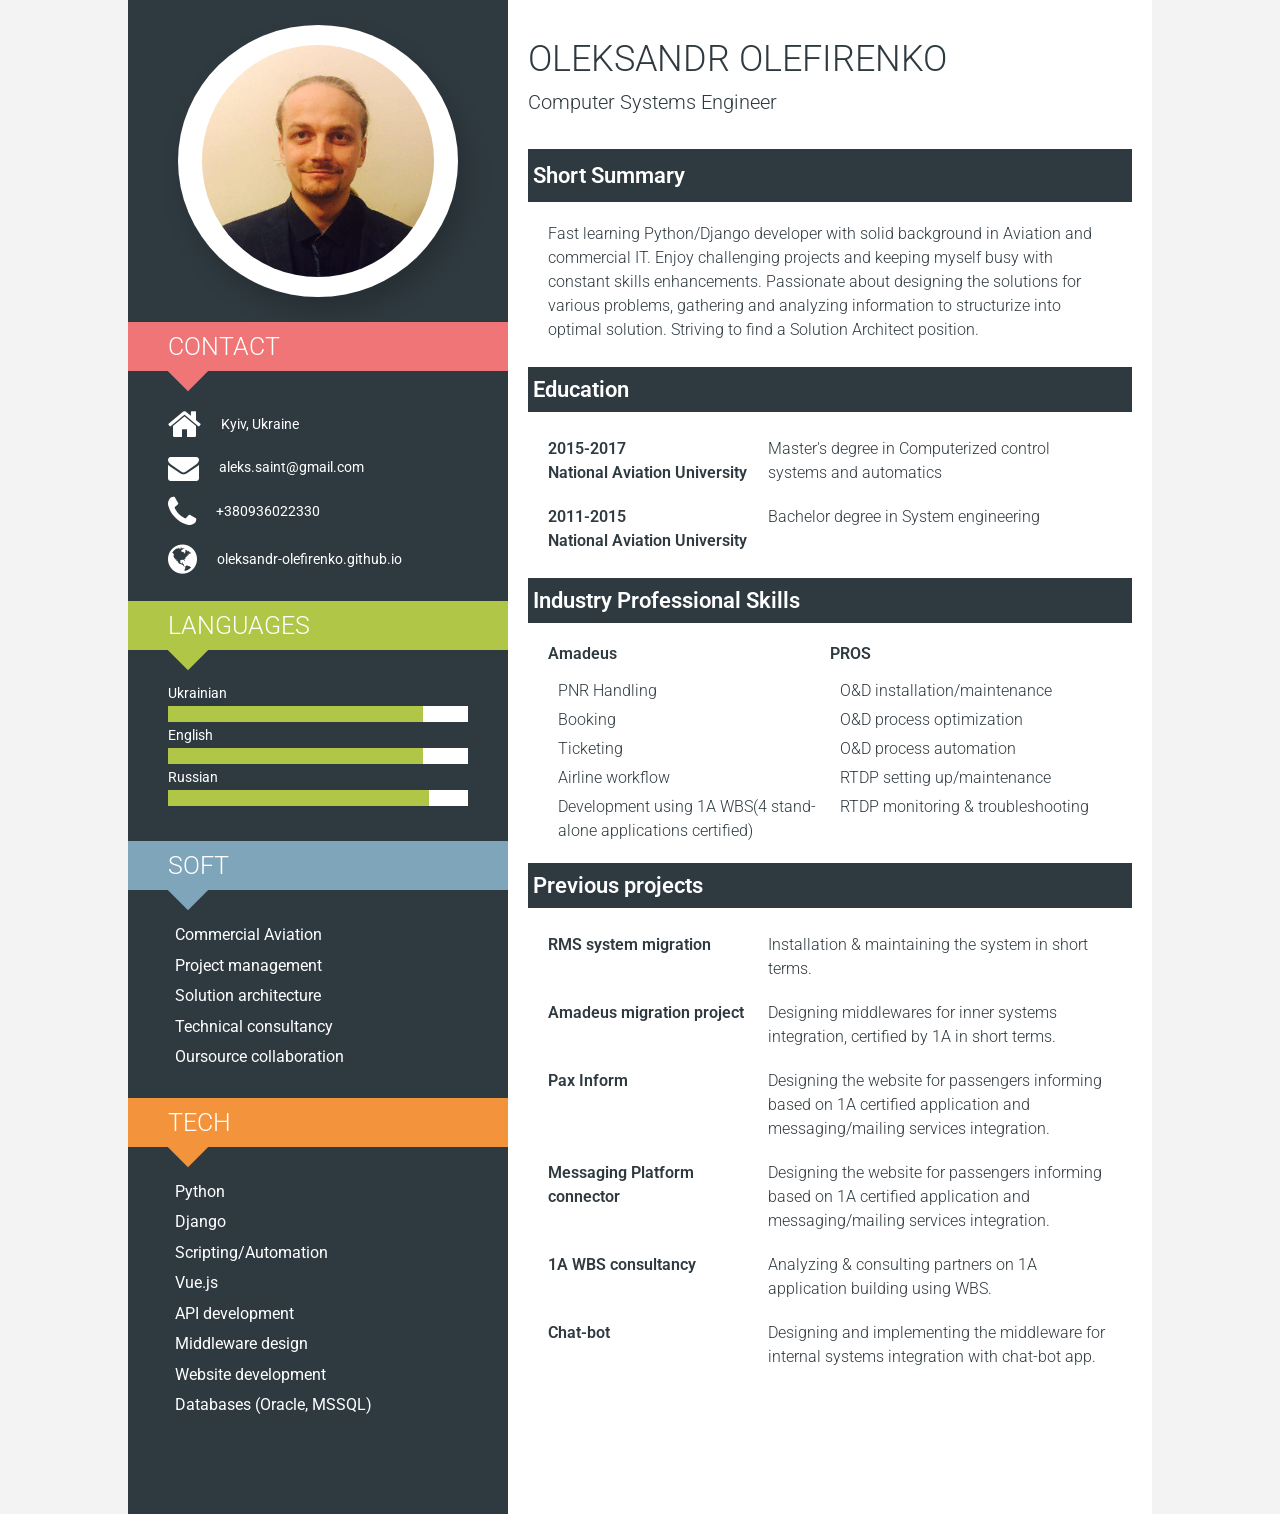
<file: index.html>
<!DOCTYPE html>
<html>

<head>
    <title>Oleksandr Olefirenko</title>
    <link type="text/css" rel="stylesheet" href="style/main.css">
    <link href="https://fonts.googleapis.com/css?family=Roboto:300,300i,400,400i,500,500i,700,700i,900,900i&amp;subset=cyrillic,cyrillic-ext" rel="stylesheet">
    <link rel="stylesheet" href="https://cdnjs.cloudflare.com/ajax/libs/font-awesome/4.7.0/css/font-awesome.min.css">
</head>

<body>
    <div class="wrapper">
        <div class="bl-left">
        <div class="ava">
            <img src="img/sample.jpg" class="img-ava">
        </div>
        <div class="scil-bl">
            <h2 class="title-bl-right red-bg">Contact</h2>
            <ul class="ul-scils">
                <li class="scils-1">
                    <a href="https://www.google.com.ua/maps/place/%D0%9A%D0%B8%D0%B5%D0%B2,+02000/@50.4131583,30.3689765,10.7z/data=!4m5!3m4!1s0x40d4cf4ee15a4505:0x764931d2170146fe!8m2!3d50.4501!4d30.5234" class="a-none" target="_blanck">
                        <i class="fa fa-home white" aria-hidden="true"></i>
                        <p class="text-scils">Kyiv, Ukraine</p>
                    </a>
                </li>
                <li class="scils-2">
                    <a href="mailto:aleks.saint@gmail.com" class="a-none">
                        <i class="fa fa-envelope" aria-hidden="true"></i>
                        <p class="text-scils">aleks.saint@gmail.com</p>
                    </a>
                </li>
                <li class="scils-3">
                    <a href="skype:+380936022330?call" class="a-none phone">
                        <i class="fa fa-phone" aria-hidden="true"></i>
                        <p class="text-scils">+380936022330</p>
                    </a>
                </li>
                <li class="scils-4">
                    <a href="https://oleksandr-olefirenko.github.io" class="a-none">
                        <i class="fa fa-globe" aria-hidden="true"></i>
                        <p class="text-scils">oleksandr-olefirenko.github.io</p>
                    </a>
                </li>
            </ul>
        </div>
        <div class="scil-bl">
            <h2 class="title-bl-right green-bg">Languages</h2>
            <ul class="charts">
                <li class="chart">
                    <div class="scills-1">
                       <p class="scills-name">Ukrainian</p>
                        <div class="scills-bg">
                            <div class="scills-line width-95 green-bg">
                            </div>
                        </div>
                    </div>
                </li>
                <li class="chart">
                    <div class="scills-1">
                       <p class="scills-name">English</p>
                        <div class="scills-bg">
                            <div class="scills-line width-85 green-bg">
                            </div>
                        </div>
                    </div>
                </li>
                <li class="chart">
                    <div class="scills-1">
                       <p class="scills-name">Russian</p>
                        <div class="scills-bg">
                            <div class="scills-line width-87 green-bg">
                            </div>
                        </div>
                    </div>
                </li>
            </ul>
        </div>
        <div class="scil-bl">
            <h2 class="title-bl-right blue-bg">soft</h2>
            <div class="skills-list">
                <ul class="list">
                    <li class="list-item">
                        <p class="item-text">Commercial Aviation</p>
                    </li>
                    <li class="list-item">
                        <p class="item-text">Project management</p>
                    </li>
                    <li class="list-item">
                        <p class="item-text">Solution architecture</p>
                    </li>
                    <li class="list-item">
                        <p class="item-text">Technical consultancy</p>
                    </li>
                    <li class="list-item">
                        <p class="item-text">Oursource collaboration</p>
                    </li>
                </ul>
            </div>
        </div>
        <div class="scil-bl">
            <h2 class="title-bl-right orange-bg">Tech</h2>
           <div class="skills-list">
                <ul class="list">
                    <li class="list-item">
                        <p class="item-text">Python</p>
                    </li>
                    <li class="list-item">
                        <p class="item-text">Django</p>
                    </li>
                    <li class="list-item">
                        <p class="item-text">Scripting/Automation</p>
                    </li>
                    <li class="list-item">
                        <p class="item-text">Vue.js</p>
                    </li>
                    <li class="list-item">
                        <p class="item-text">API development</p>
                    </li>
                    <li class="list-item">
                        <p class="item-text">Middleware design</p>
                    </li>
                    <li class="list-item">
                        <p class="item-text">Website development</p>
                    </li>
                    <li class="list-item">
                        <p class="item-text">Databases (Oracle, MSSQL)</p>
                    </li>
                </ul>
            </div>
        </div>
        </div>
        <div class="bl-right">
            <div class="header">
                <h1 class="name">Oleksandr Olefirenko</h1>
                <p class="position">Computer Systems Engineer</p>
            </div>
            <div class="section">
                <p class="block-name">Short Summary</p>
                <p class="content">Fast learning Python/Django developer with solid background in Aviation and commercial IT. Enjoy challenging projects and keeping myself busy with constant skills enhancements. Passionate about designing the solutions for various problems, gathering and analyzing information to structurize into optimal solution. Striving to find a Solution Architect position.</p>
            </div>
            <div class="section-1">
                <p class="block-name">Education</p>
                <ul class="ul-context">
                    <li>
                        <div class="left-con">
                            <p>2015-2017<br>National Aviation University</p>
                        </div>
                        <div class="right-con"><p>Master's degree in Computerized control systems and automatics</p></div>
                        <div class="clear"></div>
                    </li>
                    <li>
                        <div class="left-con">
                            <p>2011-2015<br>National Aviation University</p>
                        </div>
                        <div class="right-con"><p>Bachelor degree in System engineering</p></div>
                        <div class="clear"></div>
                    </li>
                </ul>
            </div>
            <div class="section-2">
                <p class="block-name">Industry Professional Skills</p>
                <div class="ips ips-left">
                    <p class="ips-name">Amadeus</p>
                    <ul class="ips-list">
                        <li>PNR Handling</li>
                        <li>Booking</li>
                        <li>Ticketing</li>
                        <li>Airline workflow</li>
                        <li>Development using 1A WBS(4 stand-alone applications certified)</li>
                    </ul>
                </div>
                <div class="ips ips-right">
                    <p class="ips-name">PROS</p>
                    <ul class="ips-list">
                        <li>O&D installation/maintenance</li>
                        <li>O&D process optimization</li>
                        <li>O&D process automation</li>
                        <li>RTDP setting up/maintenance</li>
                        <li>RTDP monitoring & troubleshooting</li>
                    </ul>
                </div>
                <div class="clear"></div>
            </div>
            <div class="section-3">
                <p class="block-name">Previous projects</p>
                <ul class="ul-context">
                    <li>
                        <div class="left-con"><p>RMS system migration</p></div>
                        <div class="right-con"><p>Installation & maintaining the system in short terms.</p></div>
                        <div class="clear"></div>
                    </li>
                    <li>
                        <div class="left-con"><p>Amadeus migration project</p></div>
                        <div class="right-con"><p>Designing middlewares for inner systems integration, certified by 1A in short terms.</p></div>
                        <div class="clear"></div>
                    </li>
                    <li>
                        <div class="left-con"><p>Pax Inform</p></div>
                        <div class="right-con"><p>Designing the website for passengers informing based on 1A certified application and messaging/mailing services integration.</p></div>
                        <div class="clear"></div>
                    </li>
                    <li>
                        <div class="left-con"><p>Messaging Platform connector</p></div>
                        <div class="right-con"><p>Designing the website for passengers informing based on 1A certified application and messaging/mailing services integration.</p></div>
                        <div class="clear"></div>
                    </li>
                    <li>
                        <div class="left-con"><p>1A WBS consultancy</p></div>
                        <div class="right-con"><p>Analyzing & consulting partners on 1A application building using WBS.</p></div>
                        <div class="clear"></div>
                    </li>
                     <li>
                        <div class="left-con"><p>Chat-bot</p></div>
                        <div class="right-con"><p>Designing and implementing the middleware for internal systems integration with chat-bot app.</p></div>
                        <div class="clear"></div>
                    </li>
                </ul>
            </div>
        </div>
        <div class="clear"></div>
    </div>
</body>
</html>
</file>
<file: style/main.css>
body {
	font-family: 'Roboto', sans-serif;
	background-color: #f3f3f3;
	margin: 0 auto;
	display: block;
}

.wrapper {
    width: 1024px;
    margin: 0 auto;
    display: block;
    background: #2f3a40;
}

.clear {
	clear: both;
}

.bl-left {
	float: left;
	width: 350px;
}

.bl-left {
	float: left;
	width: 380px;
	background: #2f3a40;
}

img.img-ava {
    width: 232px;
    height: 232px;
    border-radius: 50%;
    margin: 0 auto;
    display: block;
}

.ava {
    background: #fff;
    border-radius: 50%;
    padding: 20px;
    box-shadow: 8px 15px 26px rgba(0, 0, 0, 0.2);
    width: 240px;
    margin: 25px auto;
}

ul.ul-scils {
    color: #fff;
    list-style: none;
    padding-top: 20px;
    margin: 10px 0;
    margin-bottom: 0;
}

ul.ul-scils li a {
    display: flex;
    flex-direction: row;
    align-items: center;
    padding: 5px 0;
}

ul.ul-scils li i {
    font-size: 36px;
}

p.text-scils {
    font-size: 14px;
    margin: 0;
    margin-top: -1px;
    padding-left: 20px;
}

h2.title-bl-right {
    padding-left: 40px;
    color: #fff;
    font-weight: 300;
    font-size: 25px;
    margin: 0;
    padding: 10px 0 10px 40px;
    position: relative;
    text-transform: uppercase;
    z-index: 2;
}

.red-bg {
    background: #f07577;
}
.green-bg {
    background: #afc646;
}
.orange-bg {
    background: #f3943d;
}
.blue-bg {
	background: #7fa5ba;
}

h2.title-bl-right:after {
    content: '';
    position: absolute;
    width: 30px;
    height: 30px;
    left: 45px;
    transform: rotate(45deg);
    bottom: -14px;
    z-index: -1;
}

h2.title-bl-right.red-bg:after {
    background: #f07577;
}
h2.title-bl-right.green-bg:after {
    background: #afc646;
}
h2.title-bl-right.orange-bg:after {
    background: #f3943d;
}
h2.title-bl-right.blue-bg:after {
    background: #7fa5ba;
}

ul.ul-scils li.scils-2 i {
    font-size: 31px;
}

ul.ul-scils li.scils-3 i {
    font-size: 36px;
    margin-top: 1px;
}
ul.ul-scils li.scils-4 i {
    font-size: 34px;
    margin-top: 2px;
}

a.site {
    color: #fff;
    text-decoration: none;
    font-size: 16px;
}

a.a-none {
    color: #fff;
    text-decoration: none;
}

a.site:hover, a.a-none:hover {
    color: #f07577;
}

li.scils-4 p {
    margin-top: 1px;
}

.scil-bl {
    padding-bottom: 20px;
}

ul.charts {
    color: #fff;
    list-style: none;
    padding-top: 20px;
    margin: 10px 0;
    margin-bottom: 0;
    padding-right: 40px;
    padding-bottom: 15px;
}

.scills-bg {
    background: #fff;
    height: 16px;
    z-index: 1;
    position: relative;
}

.scills-line {
    height: 16px;
    position: relative;
    /* z-index: 333; */
}

.width-95 {
    width: 85%!important;
}
.width-87 {
    width: 87%!important;
}
.width-85 {
    width: 85%!important;
}

p.scills-name {
    margin: 5px 0;
    font-size: 14px;
}

.skills-list {
    color: #fff;
    padding: 0px 40px;
    margin-top: 35px;
}
p.item-text {
    margin: 11.5px 7px;
}
ul.list {
    list-style: none;
    margin: 5px 0;
    font-size: 16px;
    padding-left: 0;
}

.bl-right {
    width: calc(100% - 420px);
    float: right;
    background: #fff;
    padding: 0px 20px;
    color: #2f3a40;
    padding-top: 18px;
    padding-bottom: 120px;
}
h1.name {
    font-size: 36px;
    text-transform: uppercase;
    font-weight: 300;
    margin: 20px 0;
    margin-bottom: 10px;
}

p.position {
    margin: 0;
    font-size: 20px;
    font-weight: 300;
}

.section {
    margin: 35px 0;
    font-size: 16px;
    margin-bottom: 25px;
    font-weight: 300;
    line-height: 1.5;
}
p.block-name {
    margin: 5px 0;
    font-size: 22px;
    font-weight: 600;
    background: #2f3a40;
    color: #fff;
    padding-left: 10px;
    padding: 10px 5px;
}
p.content {
    margin: 10px 0;
    padding: 0 20px;
}

ul.ul-context {
    list-style: none;
    padding: 0px 20px;
}

.left-con {
    width: 200px;
    float: left;
    display: block;
}

ul.ul-context {
    font-size: 16px;
    margin: 15px 0;
}
.right-con {
    float: right;
    width: calc(100% - 220px);
}
ul.ul-context p {
    margin: 10px 0;
    line-height: 1.5;
    font-weight: 300;
}
.section p.content {
    margin-top: 20px;
}

ul.ips-list {
    list-style: none;
    padding-left: 0;
}
.ips.ips-left {
    float: left;
    width: calc(50% - 20px);
    padding-left: 20px;
}
ul.ips-list {
    list-style: none;
    padding-left: 10px;
    font-size: 15px;
}

.ips.ips-right {
    float: left;
}
ul.ips-list li {
    margin: 5px 0;
    line-height: 1.5;
    font-weight: 300;
    font-size: 16px;
}
p.ips-name {
    font-size: 16px;
    font-weight: 600;
}
ul.ul-context div.left-con p {
    font-weight: 600;
}
</file>
